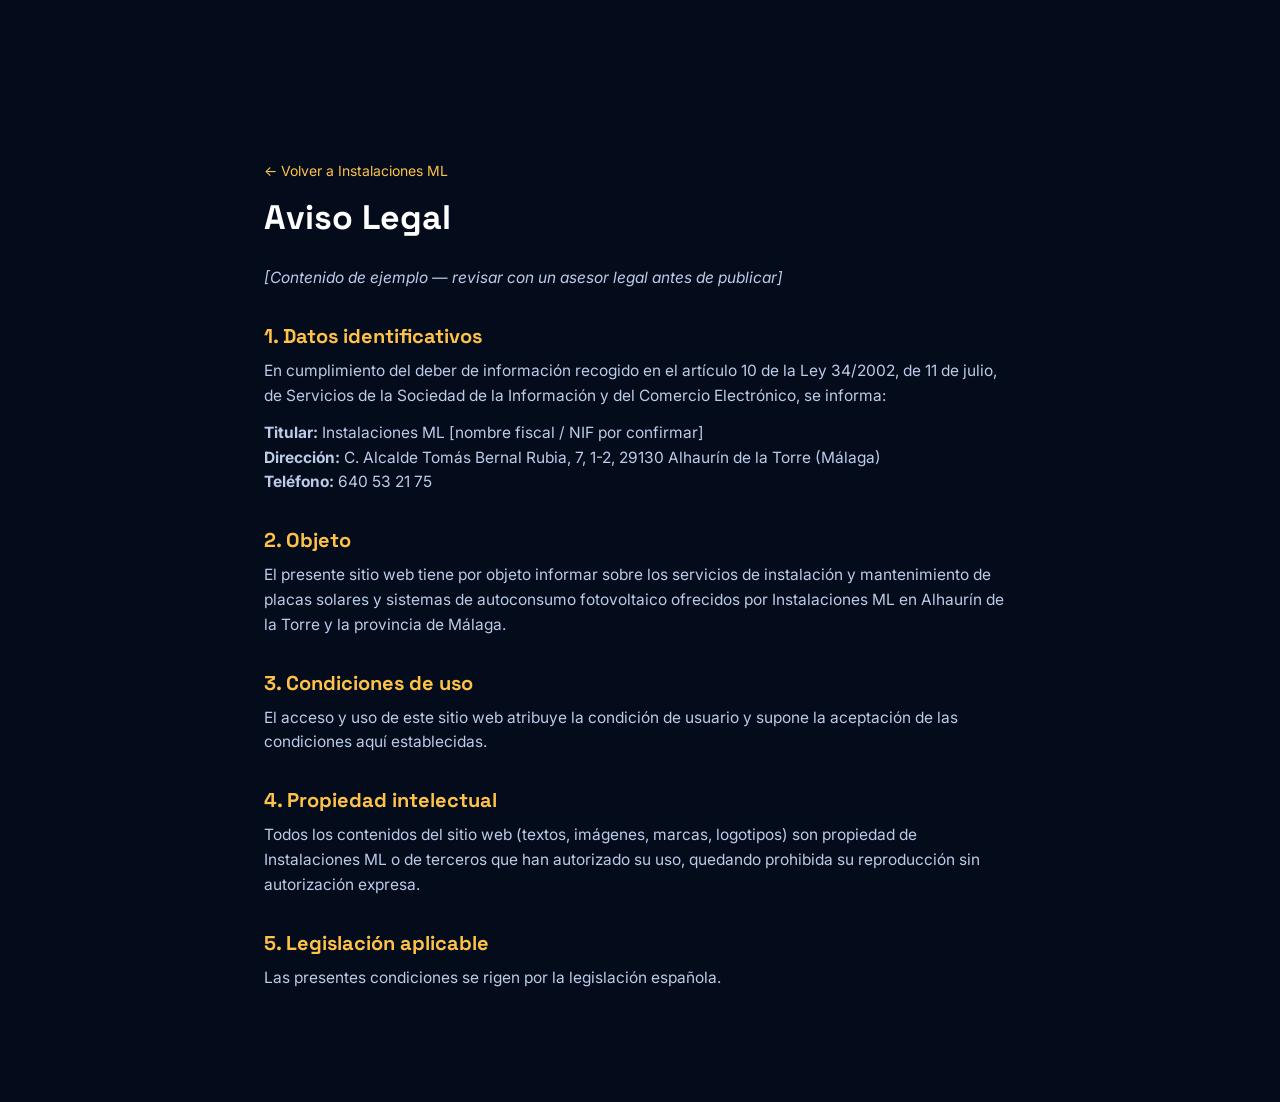
<file: legal/aviso-legal.html>
<!DOCTYPE html>
<html lang="es">
<head>
<meta charset="UTF-8">
<meta name="viewport" content="width=device-width, initial-scale=1.0">
<title>Aviso Legal — Instalaciones ML</title>
<link rel="icon" type="image/svg+xml" href="../img/favicon.svg">
<link href="https://fonts.googleapis.com/css2?family=Space+Grotesk:wght@600;700&family=Inter:wght@400;500;600&display=swap" rel="stylesheet">
<link rel="stylesheet" href="../css/style.css">
<style>
  .legal-content { max-width: 800px; margin: 0 auto; padding: 160px 24px 100px; }
  .legal-content h1 { font-size: 34px; margin-bottom: 30px; }
  .legal-content h2 { font-size: 20px; margin: 34px 0 12px; color: var(--sun-400); }
  .legal-content p, .legal-content li { color: var(--gray-300); font-size: 15.5px; margin-bottom: 12px; }
  .legal-content a { color: var(--sun-400); }
  .back-link { display: inline-block; margin-bottom: 20px; color: var(--sun-400); font-size: 14px; }
</style>
</head>
<body>
<div class="legal-content">
  <a href="../index.html" class="back-link">← Volver a Instalaciones ML</a>
  <h1>Aviso Legal</h1>
  <p><em>[Contenido de ejemplo — revisar con un asesor legal antes de publicar]</em></p>

  <h2>1. Datos identificativos</h2>
  <p>En cumplimiento del deber de información recogido en el artículo 10 de la Ley 34/2002, de 11 de julio, de Servicios de la Sociedad de la Información y del Comercio Electrónico, se informa:</p>
  <p><strong>Titular:</strong> Instalaciones ML [nombre fiscal / NIF por confirmar]<br>
  <strong>Dirección:</strong> C. Alcalde Tomás Bernal Rubia, 7, 1-2, 29130 Alhaurín de la Torre (Málaga)<br>
  <strong>Teléfono:</strong> 640 53 21 75</p>

  <h2>2. Objeto</h2>
  <p>El presente sitio web tiene por objeto informar sobre los servicios de instalación y mantenimiento de placas solares y sistemas de autoconsumo fotovoltaico ofrecidos por Instalaciones ML en Alhaurín de la Torre y la provincia de Málaga.</p>

  <h2>3. Condiciones de uso</h2>
  <p>El acceso y uso de este sitio web atribuye la condición de usuario y supone la aceptación de las condiciones aquí establecidas.</p>

  <h2>4. Propiedad intelectual</h2>
  <p>Todos los contenidos del sitio web (textos, imágenes, marcas, logotipos) son propiedad de Instalaciones ML o de terceros que han autorizado su uso, quedando prohibida su reproducción sin autorización expresa.</p>

  <h2>5. Legislación aplicable</h2>
  <p>Las presentes condiciones se rigen por la legislación española.</p>
</div>
</body>
</html>
</file>
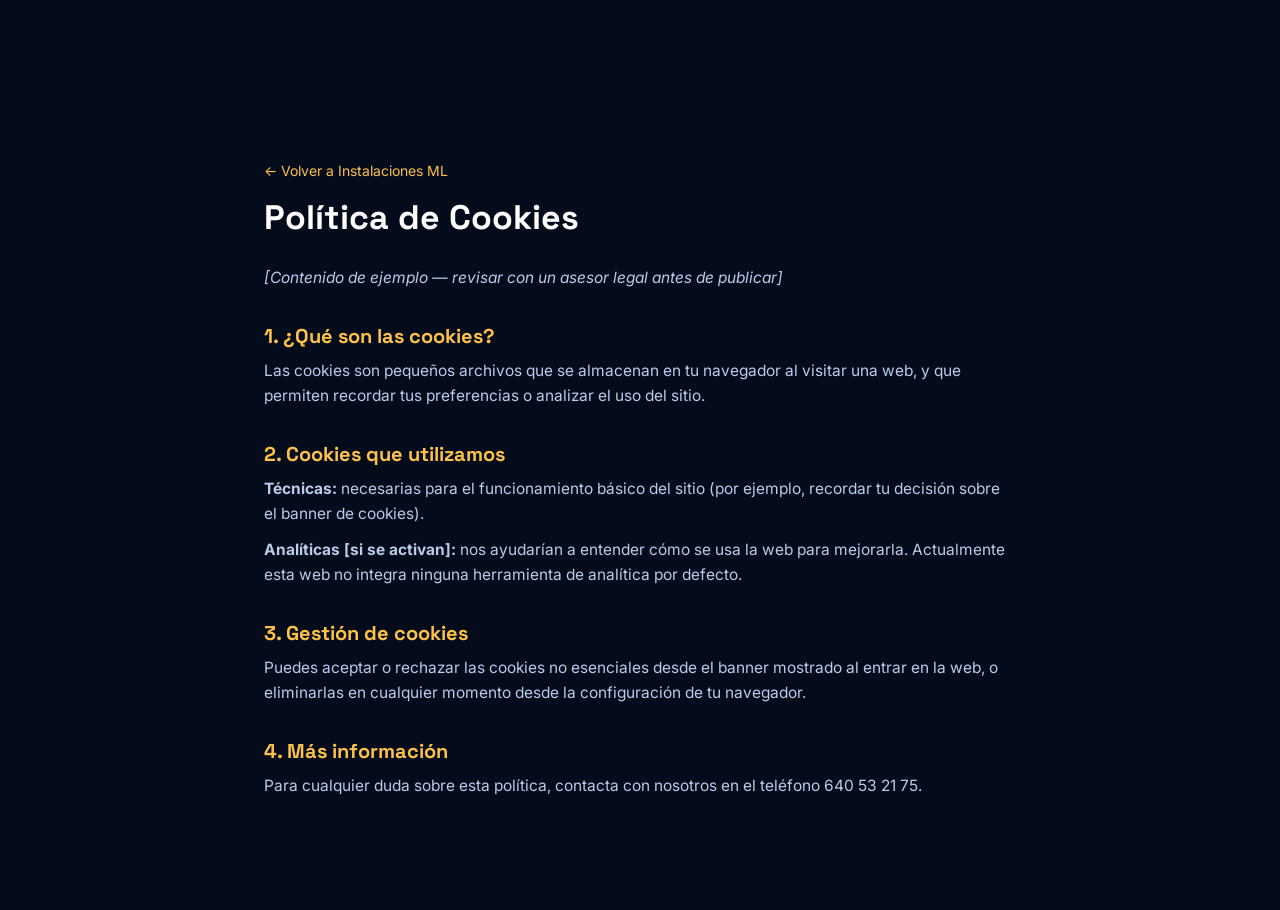
<file: legal/cookies.html>
<!DOCTYPE html>
<html lang="es">
<head>
<meta charset="UTF-8">
<meta name="viewport" content="width=device-width, initial-scale=1.0">
<title>Política de Cookies — Instalaciones ML</title>
<link rel="icon" type="image/svg+xml" href="../img/favicon.svg">
<link href="https://fonts.googleapis.com/css2?family=Space+Grotesk:wght@600;700&family=Inter:wght@400;500;600&display=swap" rel="stylesheet">
<link rel="stylesheet" href="../css/style.css">
<style>
  .legal-content { max-width: 800px; margin: 0 auto; padding: 160px 24px 100px; }
  .legal-content h1 { font-size: 34px; margin-bottom: 30px; }
  .legal-content h2 { font-size: 20px; margin: 34px 0 12px; color: var(--sun-400); }
  .legal-content p, .legal-content li { color: var(--gray-300); font-size: 15.5px; margin-bottom: 12px; }
  .legal-content a { color: var(--sun-400); }
  .back-link { display: inline-block; margin-bottom: 20px; color: var(--sun-400); font-size: 14px; }
</style>
</head>
<body>
<div class="legal-content">
  <a href="../index.html" class="back-link">← Volver a Instalaciones ML</a>
  <h1>Política de Cookies</h1>
  <p><em>[Contenido de ejemplo — revisar con un asesor legal antes de publicar]</em></p>

  <h2>1. ¿Qué son las cookies?</h2>
  <p>Las cookies son pequeños archivos que se almacenan en tu navegador al visitar una web, y que permiten recordar tus preferencias o analizar el uso del sitio.</p>

  <h2>2. Cookies que utilizamos</h2>
  <p><strong>Técnicas:</strong> necesarias para el funcionamiento básico del sitio (por ejemplo, recordar tu decisión sobre el banner de cookies).</p>
  <p><strong>Analíticas [si se activan]:</strong> nos ayudarían a entender cómo se usa la web para mejorarla. Actualmente esta web no integra ninguna herramienta de analítica por defecto.</p>

  <h2>3. Gestión de cookies</h2>
  <p>Puedes aceptar o rechazar las cookies no esenciales desde el banner mostrado al entrar en la web, o eliminarlas en cualquier momento desde la configuración de tu navegador.</p>

  <h2>4. Más información</h2>
  <p>Para cualquier duda sobre esta política, contacta con nosotros en el teléfono 640 53 21 75.</p>
</div>
</body>
</html>
</file>
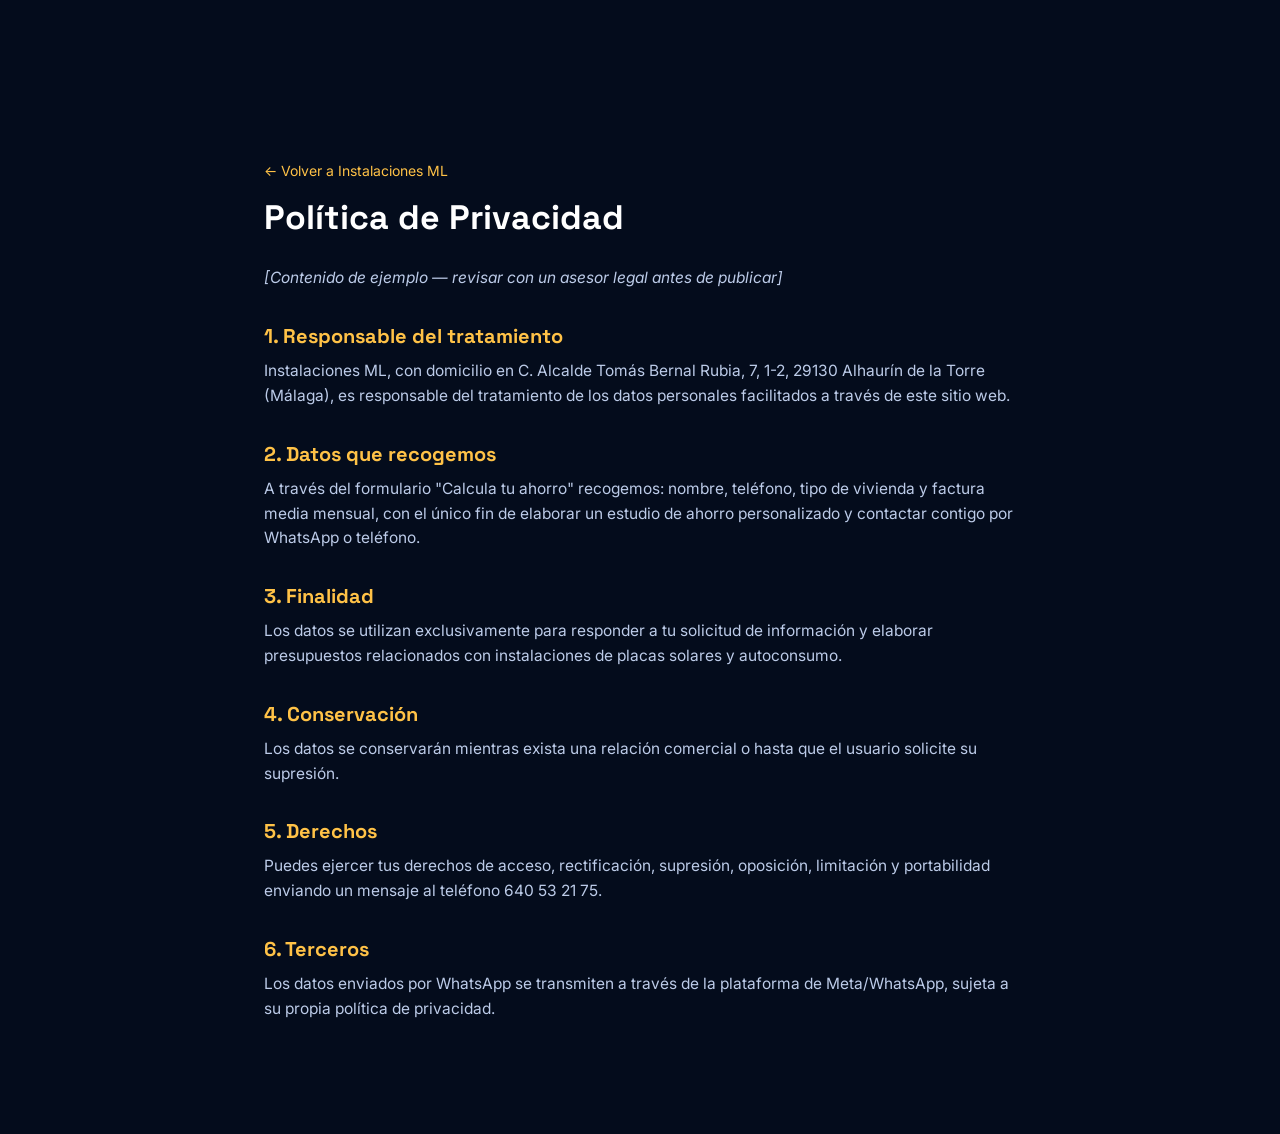
<file: legal/privacidad.html>
<!DOCTYPE html>
<html lang="es">
<head>
<meta charset="UTF-8">
<meta name="viewport" content="width=device-width, initial-scale=1.0">
<title>Política de Privacidad — Instalaciones ML</title>
<link rel="icon" type="image/svg+xml" href="../img/favicon.svg">
<link href="https://fonts.googleapis.com/css2?family=Space+Grotesk:wght@600;700&family=Inter:wght@400;500;600&display=swap" rel="stylesheet">
<link rel="stylesheet" href="../css/style.css">
<style>
  .legal-content { max-width: 800px; margin: 0 auto; padding: 160px 24px 100px; }
  .legal-content h1 { font-size: 34px; margin-bottom: 30px; }
  .legal-content h2 { font-size: 20px; margin: 34px 0 12px; color: var(--sun-400); }
  .legal-content p, .legal-content li { color: var(--gray-300); font-size: 15.5px; margin-bottom: 12px; }
  .legal-content a { color: var(--sun-400); }
  .back-link { display: inline-block; margin-bottom: 20px; color: var(--sun-400); font-size: 14px; }
</style>
</head>
<body>
<div class="legal-content">
  <a href="../index.html" class="back-link">← Volver a Instalaciones ML</a>
  <h1>Política de Privacidad</h1>
  <p><em>[Contenido de ejemplo — revisar con un asesor legal antes de publicar]</em></p>

  <h2>1. Responsable del tratamiento</h2>
  <p>Instalaciones ML, con domicilio en C. Alcalde Tomás Bernal Rubia, 7, 1-2, 29130 Alhaurín de la Torre (Málaga), es responsable del tratamiento de los datos personales facilitados a través de este sitio web.</p>

  <h2>2. Datos que recogemos</h2>
  <p>A través del formulario "Calcula tu ahorro" recogemos: nombre, teléfono, tipo de vivienda y factura media mensual, con el único fin de elaborar un estudio de ahorro personalizado y contactar contigo por WhatsApp o teléfono.</p>

  <h2>3. Finalidad</h2>
  <p>Los datos se utilizan exclusivamente para responder a tu solicitud de información y elaborar presupuestos relacionados con instalaciones de placas solares y autoconsumo.</p>

  <h2>4. Conservación</h2>
  <p>Los datos se conservarán mientras exista una relación comercial o hasta que el usuario solicite su supresión.</p>

  <h2>5. Derechos</h2>
  <p>Puedes ejercer tus derechos de acceso, rectificación, supresión, oposición, limitación y portabilidad enviando un mensaje al teléfono 640 53 21 75.</p>

  <h2>6. Terceros</h2>
  <p>Los datos enviados por WhatsApp se transmiten a través de la plataforma de Meta/WhatsApp, sujeta a su propia política de privacidad.</p>
</div>
</body>
</html>
</file>
<file: css/style.css>
/* ==========================================================
   Instalaciones ML — Placas solares en Málaga
   ========================================================== */

:root {
  --navy-950: #040c1c;
  --navy-900: #081733;
  --navy-800: #0c2148;
  --navy-700: #0f2e5f;
  --navy-600: #163f7d;
  --blue-500: #2f6fd6;
  --blue-400: #4e8ef0;
  --sun-500: #f5a623;
  --sun-400: #ffc247;
  --sun-300: #ffe08a;
  --white: #ffffff;
  --gray-100: #f4f6fa;
  --gray-300: #bccbe8;
  --gray-500: #7c8fb5;
  --gray-700: #48588a;

  --font-head: 'Space Grotesk', sans-serif;
  --font-body: 'Inter', sans-serif;

  --container: 1180px;
  --radius: 16px;
  --shadow-lg: 0 30px 80px -20px rgba(6, 16, 31, 0.5);
}

* { box-sizing: border-box; }
html { scroll-behavior: smooth; }
body {
  margin: 0;
  font-family: var(--font-body);
  background: var(--navy-950);
  color: var(--white);
  overflow-x: hidden;
  -webkit-font-smoothing: antialiased;
}
img { max-width: 100%; display: block; }
a { color: inherit; text-decoration: none; }
h1, h2, h3, h4 { font-family: var(--font-head); margin: 0; line-height: 1.1; }
p { margin: 0; line-height: 1.6; }
.container { max-width: var(--container); margin: 0 auto; padding: 0 24px; }

.eyebrow {
  display: inline-block;
  font-family: var(--font-head);
  font-size: 13px;
  font-weight: 600;
  letter-spacing: 0.14em;
  text-transform: uppercase;
  color: var(--sun-500);
  margin-bottom: 14px;
}
.eyebrow-light { color: var(--sun-400); }

section h2 { font-size: clamp(28px, 4vw, 44px); color: var(--white); margin-bottom: 16px; }
.section-sub { color: var(--gray-300); font-size: 18px; max-width: 560px; }

/* ---------- Buttons ---------- */
.btn {
  display: inline-flex;
  align-items: center;
  justify-content: center;
  gap: 10px;
  padding: 16px 30px;
  border-radius: 100px;
  font-family: var(--font-head);
  font-weight: 600;
  font-size: 16px;
  border: none;
  cursor: pointer;
  transition: transform 0.25s ease, box-shadow 0.25s ease, background 0.25s ease;
  white-space: nowrap;
}
.btn-primary {
  background: linear-gradient(135deg, var(--sun-400), var(--sun-500));
  color: var(--navy-950);
  box-shadow: 0 10px 30px -8px rgba(245, 166, 35, 0.55);
}
.btn-primary:hover { transform: translateY(-2px); box-shadow: 0 16px 36px -8px rgba(245, 166, 35, 0.7); }
.btn-outline {
  background: rgba(255,255,255,0.06);
  color: var(--white);
  border: 1.5px solid rgba(255,255,255,0.35);
  backdrop-filter: blur(6px);
}
.btn-outline:hover { background: rgba(255,255,255,0.14); transform: translateY(-2px); }
.btn-primary-sm, .btn-ghost-sm {
  padding: 10px 20px;
  border-radius: 100px;
  font-family: var(--font-head);
  font-weight: 600;
  font-size: 14px;
  cursor: pointer;
  border: none;
  transition: all 0.2s ease;
}
.btn-primary-sm { background: var(--sun-500); color: var(--navy-950); }
.btn-primary-sm:hover { background: var(--sun-400); }
.btn-ghost-sm { background: transparent; color: var(--white); border: 1.5px solid rgba(255,255,255,0.3); }
.btn-ghost-sm:hover { background: rgba(255,255,255,0.08); }
.btn-full { width: 100%; }
.btn-whatsapp-lg {
  background: #25d366;
  color: #06301c;
  padding: 18px 34px;
  border-radius: 100px;
  font-family: var(--font-head);
  font-weight: 700;
  font-size: 17px;
  box-shadow: 0 12px 30px -8px rgba(37,211,102,0.5);
  margin: 22px 0;
}
.btn-whatsapp-lg:hover { transform: translateY(-2px); }

/* ---------- Header ---------- */
.site-header {
  position: fixed;
  top: 0; left: 0; right: 0;
  z-index: 200;
  padding: 18px 0;
  background: transparent;
  transition: background 0.3s ease, padding 0.3s ease, box-shadow 0.3s ease;
}
.site-header.scrolled {
  background: rgba(4, 12, 28, 0.88);
  backdrop-filter: blur(14px);
  padding: 12px 0;
  box-shadow: 0 8px 30px rgba(0,0,0,0.35);
}
.header-inner { display: flex; align-items: center; justify-content: space-between; gap: 20px; }
.logo { display: inline-flex; align-items: center; gap: 9px; font-family: var(--font-head); font-weight: 700; font-size: 20px; color: var(--white); }
.logo span { color: var(--sun-500); }
.logo-mark {
  display: inline-flex; align-items: center; justify-content: center;
  width: 30px; height: 30px; border-radius: 9px; flex-shrink: 0;
  background: linear-gradient(135deg, var(--sun-400), var(--sun-500));
  color: var(--navy-950);
  box-shadow: 0 6px 16px -4px rgba(245,166,35,0.6);
}
.main-nav { display: flex; gap: 28px; }
.main-nav a { font-size: 14.5px; font-weight: 500; color: var(--gray-300); transition: color 0.2s; }
.main-nav a:hover { color: var(--sun-400); }
.mobile-nav-cta { display: none; }
.header-cta { display: flex; gap: 10px; align-items: center; }
.nav-toggle { display: none; flex-direction: column; gap: 5px; background: none; border: none; cursor: pointer; padding: 8px; }
.nav-toggle span { width: 24px; height: 2px; background: var(--white); border-radius: 2px; transition: 0.3s; }

/* ---------- Hero ---------- */
.hero { position: relative; min-height: 100vh; display: flex; align-items: center; overflow: hidden; }
.hero-bg { position: absolute; inset: 0; }
.hero-bg img { width: 100%; height: 100%; object-fit: cover; }
.hero-overlay {
  position: absolute; inset: 0;
  background: linear-gradient(180deg, rgba(4,12,28,0.6) 0%, rgba(9,23,51,0.4) 40%, rgba(4,12,28,0.95) 100%);
}
.hero-content { position: relative; z-index: 2; padding-top: 90px; }
.badge {
  display: inline-block;
  padding: 8px 18px;
  border-radius: 100px;
  background: rgba(245,166,35,0.15);
  border: 1px solid rgba(245,166,35,0.4);
  color: var(--sun-400);
  font-size: 13.5px;
  font-weight: 600;
  margin-bottom: 22px;
  letter-spacing: 0.02em;
}
.hero h1 {
  font-size: clamp(36px, 6vw, 68px);
  color: var(--white);
  max-width: 900px;
  margin-bottom: 22px;
  letter-spacing: -0.01em;
}
.hero h1 .accent { color: var(--sun-500); }
.hero-sub { font-size: clamp(16px, 2vw, 20px); color: var(--gray-300); max-width: 560px; margin-bottom: 34px; }
.hero-actions { display: flex; gap: 16px; flex-wrap: wrap; margin-bottom: 60px; }
.hero-scroll-hint { display: flex; align-items: center; gap: 12px; color: var(--gray-300); font-size: 13px; }
.scroll-line { width: 1px; height: 40px; background: rgba(255,255,255,0.25); position: relative; overflow: hidden; }
.scroll-dot { position: absolute; top: 0; left: -1px; width: 3px; height: 12px; background: var(--sun-500); animation: scrollDot 1.8s infinite; }
@keyframes scrollDot { 0% { transform: translateY(-12px); } 100% { transform: translateY(52px); } }

/* ---------- Despiece intro ---------- */
.despiece-intro { padding: 120px 0 60px; text-align: center; }
.despiece-intro h2 { margin-bottom: 18px; }
.despiece-intro p { max-width: 560px; margin: 0 auto; color: var(--gray-300); font-size: 18px; }

/* ---------- Despiece pin section (star effect) ---------- */
.despiece-pin { position: relative; height: 600vh; }
.despiece-sticky {
  position: sticky;
  top: 0;
  height: 100vh;
  display: flex;
  flex-direction: column;
  justify-content: center;
  overflow: hidden;
  background:
    radial-gradient(ellipse at 30% 20%, rgba(47,111,214,0.35), transparent 60%),
    radial-gradient(ellipse at 80% 80%, rgba(245,166,35,0.07), transparent 55%),
    linear-gradient(160deg, var(--navy-900), var(--navy-950) 70%);
}
.despiece-stage {
  position: relative;
  display: grid;
  grid-template-columns: 1.1fr 0.9fr;
  align-items: center;
  gap: 40px;
  max-width: 1180px;
  margin: 0 auto;
  width: 100%;
  padding: 0 24px;
}
.despiece-panel {
  position: relative;
  aspect-ratio: 948/1158;
  max-width: 400px;
  width: 100%;
  justify-self: center;
}
.despiece-3d {
  position: absolute;
  inset: 0;
}
.despiece-panel .layer {
  position: absolute;
  inset: 0;
  width: 100%;
  height: 100%;
  will-change: transform;
  filter: drop-shadow(0 14px 26px rgba(0,0,0,0.5));
  cursor: pointer;
  transition: filter 0.25s ease;
  clip-path: polygon(27.22% 9.41%, 95.68% 2.25%, 78.69% 96.89%, 2.74% 87.13%);
}
.despiece-panel .layer.layer-hovered {
  filter:
    brightness(1.35) sepia(0.65) saturate(3.2) hue-rotate(-15deg)
    drop-shadow(0 0 18px rgba(255,194,71,0.9))
    drop-shadow(0 0 40px rgba(245,166,35,0.7));
}
.despiece-panel .layer img {
  position: absolute;
  inset: 0;
  width: 100%;
  height: 100%;
}
.despiece-panel .layer-cover {
  position: absolute;
  inset: 0;
  width: 100%;
  height: 100%;
  pointer-events: none;
}
.despiece-panel .layer-cover img {
  position: absolute;
  top: 50%;
  left: 50%;
  width: 96%;
  height: 96%;
  object-fit: contain;
  transform: translate(-50%, -50%);
  filter: drop-shadow(0 35px 55px rgba(0,0,0,0.55));
}
.despiece-caption { position: relative; min-height: 220px; }
.cap-step {
  position: absolute;
  inset: 0;
  opacity: 0;
  transform: translateY(24px);
  transition: opacity 0.35s ease, transform 0.35s ease;
  pointer-events: none;
}
.cap-step.active { opacity: 1; transform: translateY(0); pointer-events: auto; }
.cap-num {
  display: inline-block;
  font-family: var(--font-head);
  font-size: 15px;
  font-weight: 700;
  color: var(--sun-500);
  border: 1px solid rgba(245,166,35,0.4);
  border-radius: 100px;
  padding: 5px 14px;
  margin-bottom: 18px;
}
.cap-step h3 { font-size: clamp(24px, 3.2vw, 34px); color: var(--white); margin-bottom: 14px; }
.cap-step p { color: var(--gray-300); font-size: 17px; max-width: 420px; }
.despiece-progress { position: absolute; bottom: 30px; left: 50%; transform: translateX(-50%); width: 200px; height: 3px; background: rgba(255,255,255,0.12); border-radius: 4px; overflow: hidden; }
.despiece-progress-bar { height: 100%; width: 0%; background: linear-gradient(90deg, var(--sun-500), var(--sun-400)); border-radius: 4px; }

/* ---------- Sistema completo ---------- */
.sistema { padding: 120px 0 100px; text-align: center; }
.sistema-diagram {
  position: relative;
  max-width: 1180px;
  margin: 70px auto 0;
  height: 300px;
  padding: 0 24px;
}
.sistema-lines { position: absolute; inset: 0; width: 100%; height: 100%; }
.sistema-lines path {
  fill: none;
  stroke: var(--sun-500);
  stroke-width: 2.5;
  stroke-dasharray: 6 8;
  opacity: 0.85;
  stroke-linecap: round;
}
.sistema-node {
  position: absolute;
  top: 45%;
  transform: translate(-50%, -50%);
  display: flex;
  flex-direction: column;
  align-items: center;
  gap: 10px;
  width: 100px;
}
.sistema-node img { width: 76px; height: 76px; object-fit: contain; filter: drop-shadow(0 10px 20px rgba(0,0,0,0.4)); }
.sistema-node span { font-size: 13.5px; color: var(--gray-300); font-weight: 500; }
.sistema-node[data-node="sol"] { top: 20%; }
.sistema-node[data-node="bateria"] { top: 78%; }
.node-icon-text {
  width: 76px; height: 76px;
  border-radius: 14px;
  background: rgba(255,255,255,0.06);
  border: 1.5px dashed rgba(255,255,255,0.3);
  display: flex; align-items: center; justify-content: center;
  font-family: var(--font-head); font-size: 13px; color: var(--gray-300);
}
.sistema-note { text-align: center; color: var(--gray-500); font-size: 14px; margin-top: 30px; }

/* ---------- Beneficios ---------- */
.beneficios { padding: 100px 0; text-align: center; background: linear-gradient(180deg, var(--navy-950), var(--navy-900) 50%, var(--navy-950)); }
.beneficios-grid {
  margin-top: 50px;
  display: grid;
  grid-template-columns: repeat(auto-fit, minmax(220px, 1fr));
  gap: 22px;
}
.beneficio-card {
  background: linear-gradient(155deg, rgba(79,142,240,0.1), rgba(255,255,255,0.02));
  border: 1px solid rgba(79,142,240,0.18);
  border-radius: var(--radius);
  padding: 34px 26px;
  text-align: left;
  transition: transform 0.25s ease, border-color 0.25s ease;
}
.beneficio-card:hover {
  transform: translateY(-6px);
  border-color: rgba(245,166,35,0.4);
  box-shadow: 0 20px 40px -16px rgba(245,166,35,0.25);
}
.beneficio-icon {
  width: 52px; height: 52px;
  display: flex; align-items: center; justify-content: center;
  border-radius: 14px;
  margin-bottom: 18px;
  background: linear-gradient(155deg, rgba(245,166,35,0.18), rgba(245,166,35,0.04));
  border: 1px solid rgba(245,166,35,0.3);
  color: var(--sun-500);
}
.counter { font-family: var(--font-head); font-size: 38px; font-weight: 700; color: var(--sun-500); margin-bottom: 10px; }
.beneficio-card h3 { font-size: 18px; color: var(--white); margin-bottom: 10px; }
.beneficio-card p { color: var(--gray-300); font-size: 15px; }
.beneficio-card em { color: var(--gray-500); font-style: italic; }

/* ---------- Calculadora / Leads ---------- */
.calculadora { padding: 110px 0; background: linear-gradient(160deg, var(--navy-800), var(--navy-950)); }
.calc-inner { display: grid; grid-template-columns: 1fr 1fr; gap: 60px; align-items: center; }
.calc-text h2 { margin-bottom: 18px; }
.calc-text p { color: var(--gray-300); font-size: 17px; margin-bottom: 24px; }
.calc-benefits { list-style: none; padding: 0; margin: 0; display: flex; flex-direction: column; gap: 10px; color: var(--gray-300); font-size: 15px; }
.calc-form {
  background: rgba(47,111,214,0.08);
  border: 1px solid rgba(79,142,240,0.2);
  border-radius: 20px;
  padding: 36px;
  box-shadow: var(--shadow-lg);
  backdrop-filter: blur(10px);
}
.form-row { margin-bottom: 18px; display: flex; flex-direction: column; gap: 8px; }
.form-row label { font-size: 13.5px; font-weight: 600; color: var(--gray-300); }
.form-row input, .form-row select {
  padding: 13px 16px;
  border-radius: 12px;
  border: 1px solid rgba(255,255,255,0.15);
  background: rgba(255,255,255,0.05);
  color: var(--white);
  font-family: var(--font-body);
  font-size: 15px;
  outline: none;
  transition: border-color 0.2s;
}
.form-row input:focus, .form-row select:focus { border-color: var(--sun-500); }
.form-row select option { background: var(--navy-800); color: var(--white); }
.form-legal { font-size: 12.5px; color: var(--gray-500); text-align: center; margin-top: 14px; }

.calc-result {
  display: none;
  margin-top: 22px;
  padding: 24px;
  border-radius: 16px;
  background: linear-gradient(155deg, rgba(245,166,35,0.14), rgba(245,166,35,0.03));
  border: 1px solid rgba(245,166,35,0.35);
  text-align: center;
}
.calc-result.show { display: block; animation: calcResultIn 0.4s ease; }
@keyframes calcResultIn { from { opacity: 0; transform: translateY(10px); } to { opacity: 1; transform: translateY(0); } }
.calc-result-label { display: block; font-size: 14px; color: var(--gray-300); margin-bottom: 14px; }
.calc-result-label strong { color: var(--white); }
.calc-result-numbers { display: flex; justify-content: center; gap: 36px; margin-bottom: 14px; }
.calc-result-numbers > div { display: flex; flex-direction: column; align-items: center; }
.calc-result-value { font-family: var(--font-head); font-size: 34px; font-weight: 700; color: var(--sun-500); line-height: 1.1; }
.calc-result-unit { font-size: 12.5px; color: var(--gray-500); margin-top: 2px; }
.calc-result-note { font-size: 13px; color: var(--gray-300); margin-bottom: 18px; }
.calc-result-note strong { color: var(--white); }
.form-legal a { color: var(--sun-400); }

/* ---------- Proceso ---------- */
.proceso { padding: 110px 0; text-align: center; }
.proceso-grid { margin-top: 50px; display: grid; grid-template-columns: repeat(auto-fit, minmax(220px, 1fr)); gap: 30px; }
.proceso-step { text-align: left; transition: transform 0.25s ease; }
.proceso-step:hover { transform: translateY(-4px); }
.proceso-num {
  display: inline-flex; align-items: center; justify-content: center;
  width: 48px; height: 48px; border-radius: 50%;
  background: linear-gradient(155deg, rgba(245,166,35,0.2), rgba(245,166,35,0.05));
  border: 1.5px solid rgba(245,166,35,0.4);
  color: var(--sun-500); font-family: var(--font-head); font-weight: 700; font-size: 18px;
  margin-bottom: 18px;
  box-shadow: 0 10px 22px -10px rgba(245,166,35,0.5);
}
.proceso-step h3 { font-size: 19px; margin-bottom: 10px; color: var(--white); }
.proceso-step p { color: var(--gray-300); font-size: 15px; }

/* ---------- Confianza ---------- */
.confianza { padding: 110px 0; text-align: center; background: linear-gradient(180deg, var(--navy-950), var(--navy-900) 50%, var(--navy-950)); }
.confianza-grid { margin-top: 50px; max-width: 760px; margin-left: auto; margin-right: auto; display: grid; grid-template-columns: 0.8fr 1fr; gap: 26px; text-align: left; }
.testimonial-cta { display: flex; flex-direction: column; align-items: flex-start; justify-content: center; gap: 18px; }
.testimonial-cta p { color: var(--gray-300); font-size: 16px; }
.confianza-rating { text-align: center; display: flex; flex-direction: column; align-items: center; justify-content: center; background: rgba(47,111,214,0.08); border-radius: var(--radius); padding: 30px; border: 1px solid rgba(79,142,240,0.18); transition: border-color 0.25s ease, transform 0.25s ease; }
.confianza-rating:hover { transform: translateY(-4px); border-color: rgba(245,166,35,0.35); }
.testimonial-cta { transition: border-color 0.25s ease, transform 0.25s ease; }
.testimonial-cta:hover { transform: translateY(-4px); border-color: rgba(245,166,35,0.35); }
.testimonial-cta .btn-outline { display: inline-flex; }
.stars { color: var(--sun-500); font-size: 24px; letter-spacing: 4px; }
.rating-value { font-family: var(--font-head); font-size: 46px; font-weight: 700; color: var(--white); margin: 10px 0 4px; }
.testimonial { background: rgba(47,111,214,0.08); border: 1px solid rgba(79,142,240,0.18); border-radius: var(--radius); padding: 28px; }
.testimonial p { color: var(--gray-300); font-size: 15.5px; margin-bottom: 14px; }
.testimonial em { color: var(--gray-500); font-size: 12px; display: block; margin-top: 8px; }
.testimonial span { color: var(--sun-400); font-size: 13.5px; font-weight: 600; }
.confianza-logos { margin-top: 50px; display: flex; gap: 20px; justify-content: center; flex-wrap: wrap; }
.logo-placeholder { padding: 14px 22px; border: 1.5px dashed rgba(255,255,255,0.25); border-radius: 10px; color: var(--gray-500); font-size: 13px; }

/* ---------- FAQ ---------- */
.faq { padding: 110px 0; max-width: 820px; margin: 0 auto; }
.faq-list { margin-top: 40px; display: flex; flex-direction: column; gap: 14px; }
.faq-item { background: rgba(47,111,214,0.08); border: 1px solid rgba(79,142,240,0.18); border-radius: 14px; padding: 22px 26px; transition: border-color 0.25s ease, box-shadow 0.25s ease; }
.faq-item:hover { border-color: rgba(245,166,35,0.35); }
.faq-item summary { cursor: pointer; font-family: var(--font-head); font-weight: 600; font-size: 16.5px; color: var(--white); list-style: none; display: flex; justify-content: space-between; align-items: center; gap: 16px; }
.faq-item summary::-webkit-details-marker { display: none; }
.faq-item summary::after {
  content: '+';
  flex-shrink: 0;
  display: flex; align-items: center; justify-content: center;
  width: 30px; height: 30px;
  border-radius: 50%;
  font-size: 18px; line-height: 1;
  color: var(--sun-500);
  background: rgba(245,166,35,0.12);
  border: 1px solid rgba(245,166,35,0.35);
  transition: transform 0.25s ease;
}
.faq-item[open] summary::after { content: '−'; transform: rotate(180deg); }
.faq-item p { margin-top: 16px; color: var(--gray-300); font-size: 15px; }

/* ---------- Contacto ---------- */
.contacto { padding: 110px 0; background: linear-gradient(180deg, var(--navy-950), var(--navy-900) 50%, var(--navy-950)); }
.contacto-inner { display: grid; grid-template-columns: 1fr 1fr; gap: 50px; align-items: stretch; }
.contacto-info h2 { margin-bottom: 16px; }
.contacto-info > p { color: var(--gray-300); font-size: 17px; margin-bottom: 8px; }
.contacto-datos { margin-top: 24px; display: flex; flex-direction: column; gap: 10px; }
.contacto-datos p { color: var(--gray-300); font-size: 15px; }
.contacto-datos a { color: var(--sun-400); font-weight: 600; }
.contacto-datos em { color: var(--gray-500); font-style: italic; font-size: 13px; }
.contacto-map { border-radius: var(--radius); overflow: hidden; min-height: 340px; border: 1px solid rgba(255,255,255,0.1); }
.contacto-map iframe { width: 100%; height: 100%; min-height: 340px; border: 0; filter: grayscale(0.15) invert(0.92) contrast(0.9); }

/* ---------- Footer ---------- */
.site-footer { background: var(--navy-950); border-top: 1px solid rgba(255,255,255,0.08); padding: 70px 0 0; }
.footer-inner { display: grid; grid-template-columns: 1.4fr 1fr 1fr; gap: 40px; padding-bottom: 50px; }
.footer-brand p { color: var(--gray-500); font-size: 14px; margin-top: 14px; max-width: 260px; }
.footer-col h4 { font-size: 14px; color: var(--white); margin-bottom: 16px; letter-spacing: 0.04em; text-transform: uppercase; }
.footer-col p { color: var(--gray-500); font-size: 14.5px; margin-bottom: 10px; }
.footer-col a:hover { color: var(--sun-400); }
.footer-bottom { border-top: 1px solid rgba(255,255,255,0.08); padding: 22px 24px; display: flex; justify-content: space-between; flex-wrap: wrap; gap: 10px; max-width: var(--container); margin: 0 auto; color: var(--gray-500); font-size: 13px; }

/* ---------- WhatsApp float ---------- */
.whatsapp-float {
  position: fixed; bottom: 22px; right: 22px; z-index: 300;
  width: 58px; height: 58px; border-radius: 50%;
  background: #25d366; color: white;
  display: flex; align-items: center; justify-content: center;
  box-shadow: 0 10px 26px rgba(37,211,102,0.5);
  animation: floatPulse 2.4s infinite;
}
@keyframes floatPulse { 0%,100% { transform: scale(1); } 50% { transform: scale(1.06); } }

/* ---------- Cookie banner ---------- */
.cookie-banner {
  position: fixed; bottom: 0; left: 0; right: 0; z-index: 400;
  background: rgba(10,22,40,0.97);
  border-top: 1px solid rgba(255,255,255,0.12);
  backdrop-filter: blur(10px);
  padding: 18px 24px;
  display: flex; align-items: center; justify-content: space-between; gap: 20px; flex-wrap: wrap;
  transform: translateY(120%);
  transition: transform 0.4s ease;
}
.cookie-banner.show { transform: translateY(0); }
.cookie-banner p { color: var(--gray-300); font-size: 13.5px; max-width: 640px; }
.cookie-banner a { color: var(--sun-400); }
.cookie-actions { display: flex; gap: 10px; flex-shrink: 0; }

/* ---------- Responsive ---------- */
@media (max-width: 980px) {
  .calc-inner, .contacto-inner { grid-template-columns: 1fr; }
  .confianza-grid { grid-template-columns: 1fr; }
  .footer-inner { grid-template-columns: 1fr 1fr; }
  .despiece-stage { grid-template-columns: 1fr; gap: 20px; }
  .despiece-panel { max-width: 380px; }
}

@media (max-width: 768px) {
  .main-nav { display: none; }
  .header-cta { display: none; }
  .nav-toggle { display: flex; }
  .header-inner { flex-wrap: nowrap; }
  .logo { font-size: 17px; }
  .logo-mark { width: 26px; height: 26px; }
  .mobile-nav-cta { display: inline-flex; width: 100%; text-align: center; justify-content: center; }
  .main-nav.open {
    display: flex; flex-direction: column;
    position: absolute; top: 100%; left: 0; right: 0;
    background: rgba(6,16,31,0.98); backdrop-filter: blur(14px);
    padding: 20px 24px; gap: 18px;
    border-bottom: 1px solid rgba(255,255,255,0.08);
  }
  /* Scale everything down on mobile — desktop sizes felt oversized/zoomed-in on a phone */
  .eyebrow { font-size: 12px; margin-bottom: 10px; }
  section h2 { font-size: clamp(23px, 6.5vw, 30px); margin-bottom: 12px; }
  .section-sub { font-size: 14.5px; }

  .hero { min-height: 88vh; }
  .badge { font-size: 12px; padding: 6px 14px; margin-bottom: 16px; }
  .hero h1 { font-size: clamp(28px, 8vw, 38px); margin-bottom: 14px; }
  .hero-sub { font-size: 15px; margin-bottom: 24px; }
  .hero-actions { flex-direction: column; align-items: stretch; gap: 12px; margin-bottom: 40px; }
  .hero-actions .btn { width: 100%; padding: 14px 24px; font-size: 15px; }

  .despiece-intro { padding: 64px 0 36px; }
  .despiece-intro p { font-size: 15px; }
  .sistema { padding: 64px 0 56px; }
  .beneficios { padding: 56px 0; }
  .calculadora { padding: 56px 0; }
  .proceso { padding: 56px 0; }
  .confianza { padding: 56px 0; }
  .faq { padding: 56px 0; }
  .contacto { padding: 56px 0; }

  .beneficios-grid { grid-template-columns: 1fr 1fr; gap: 12px; margin-top: 30px; }
  .beneficio-card { padding: 18px 14px; border-radius: 12px; }
  .beneficio-icon { width: 38px; height: 38px; border-radius: 10px; margin-bottom: 10px; }
  .beneficio-icon svg { width: 18px; height: 18px; }
  .counter { font-size: 23px; margin-bottom: 4px; }
  .beneficio-card h3 { font-size: 14px; margin-bottom: 5px; }
  .beneficio-card p { font-size: 12px; }

  .calc-form { padding: 22px; }
  .faq-item { padding: 16px 18px; }
  .proceso-num { width: 40px; height: 40px; font-size: 15px; margin-bottom: 12px; }
  .proceso-step h3 { font-size: 16.5px; }
  .proceso-step p { font-size: 13.5px; }

  .despiece-pin { height: 480vh; }
  .despiece-stage { padding: 0 20px; }
  .despiece-panel { max-width: 250px; }
  .cap-step h3 { font-size: 22px; }
  .cap-step p { font-size: 15px; }

  /* Absolute % positioning can't fit 6 wide nodes on a narrow screen without
     overlapping, so on mobile the flow becomes a simple static vertical stack. */
  .sistema-diagram {
    height: auto;
    padding: 0;
    display: flex;
    flex-direction: column;
    align-items: center;
  }
  .sistema-lines { display: none; }
  .sistema-node {
    position: static !important;
    top: auto; left: auto; transform: none;
    width: auto;
    margin-bottom: 30px;
  }
  .sistema-node:last-child { margin-bottom: 0; }
  .sistema-node:not(:last-child)::after {
    content: '';
    display: block;
    width: 2px;
    height: 26px;
    margin: 10px auto 0;
    background: linear-gradient(var(--sun-500), transparent);
  }
  .sistema-node img { width: 56px; height: 56px; }
  .sistema-node span { font-size: 12.5px; }
  .node-icon-text { width: 56px; height: 56px; font-size: 10.5px; }

  .footer-inner { grid-template-columns: 1fr; text-align: left; }
  .footer-bottom { flex-direction: column; text-align: center; }
}

@media (max-width: 480px) {
  .container { padding: 0 18px; }
  .despiece-panel { max-width: 220px; }
  .whatsapp-float { width: 52px; height: 52px; bottom: 16px; right: 16px; }
  .cookie-banner { flex-direction: column; align-items: flex-start; }
}

/* Reduced motion fallback */
@media (prefers-reduced-motion: reduce) {
  html { scroll-behavior: auto; }
  .whatsapp-float { animation: none; }
  .scroll-dot { animation: none; }
}
</file>
